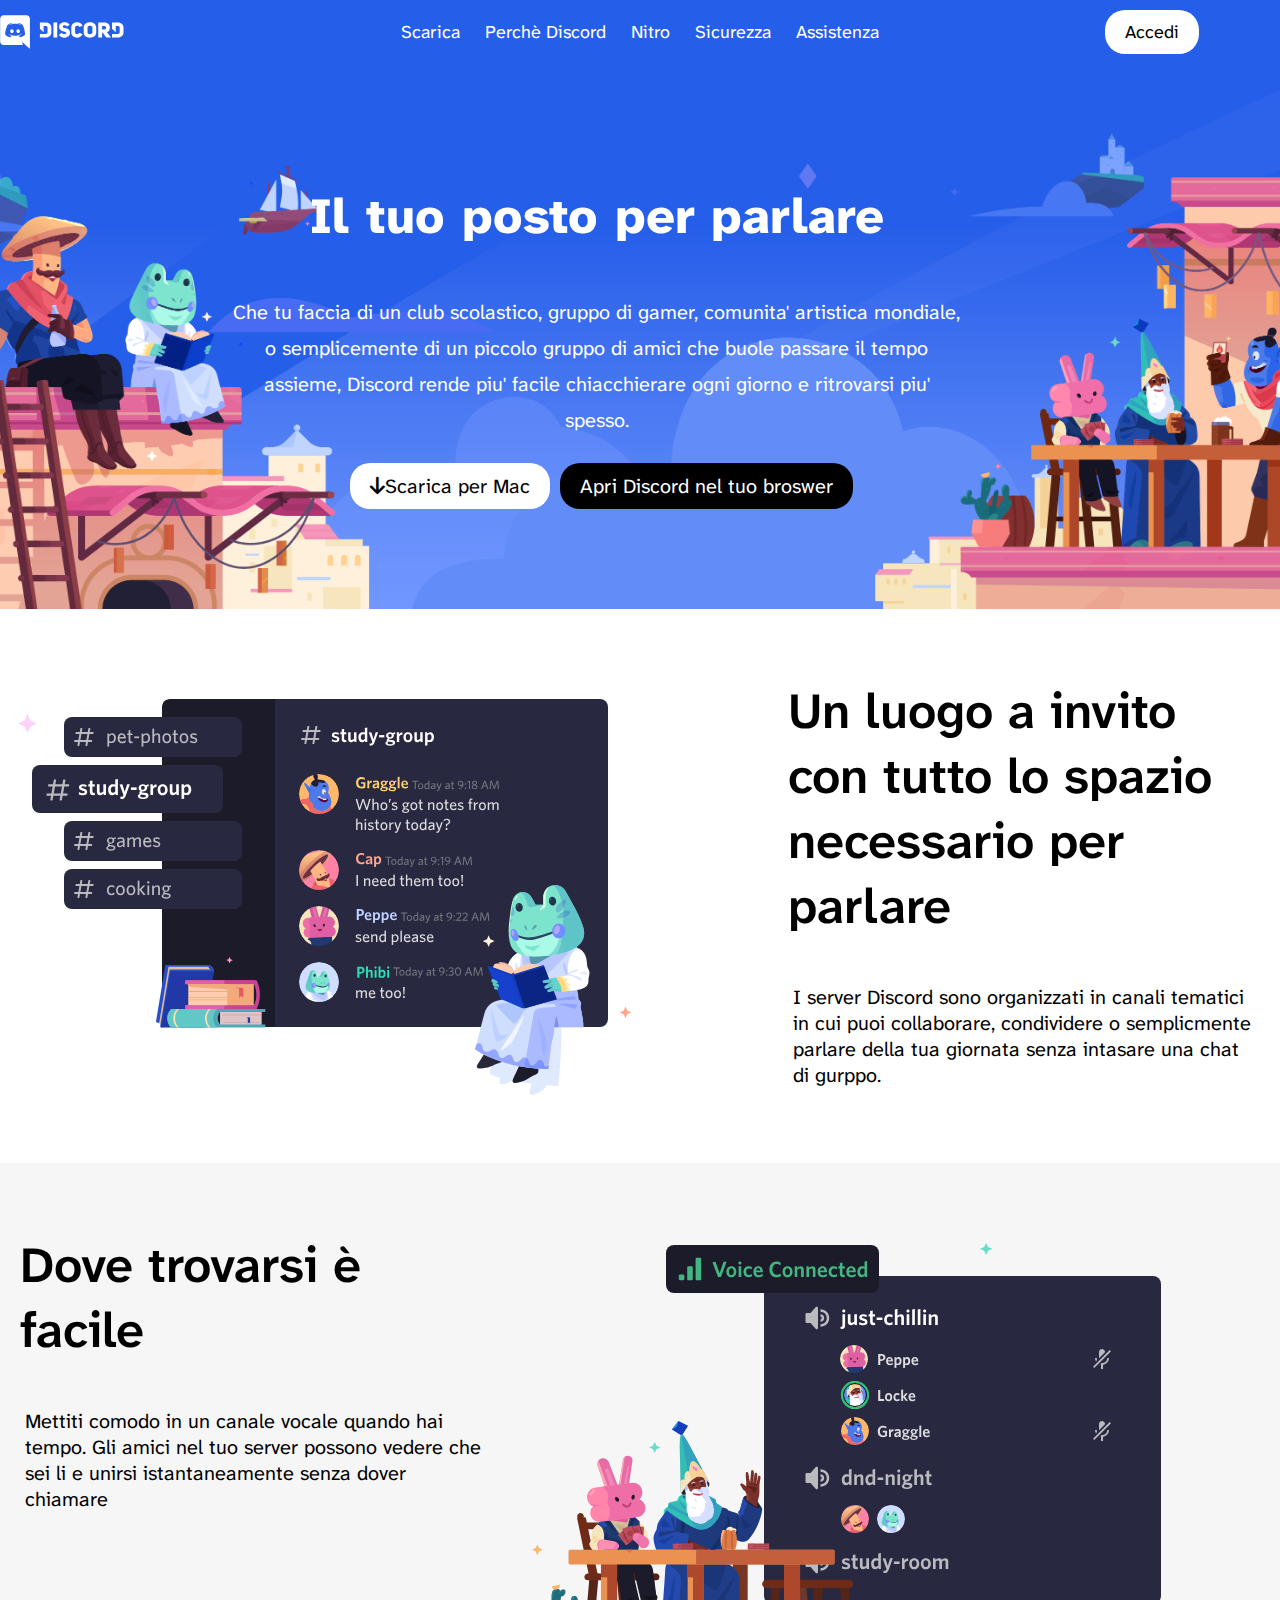
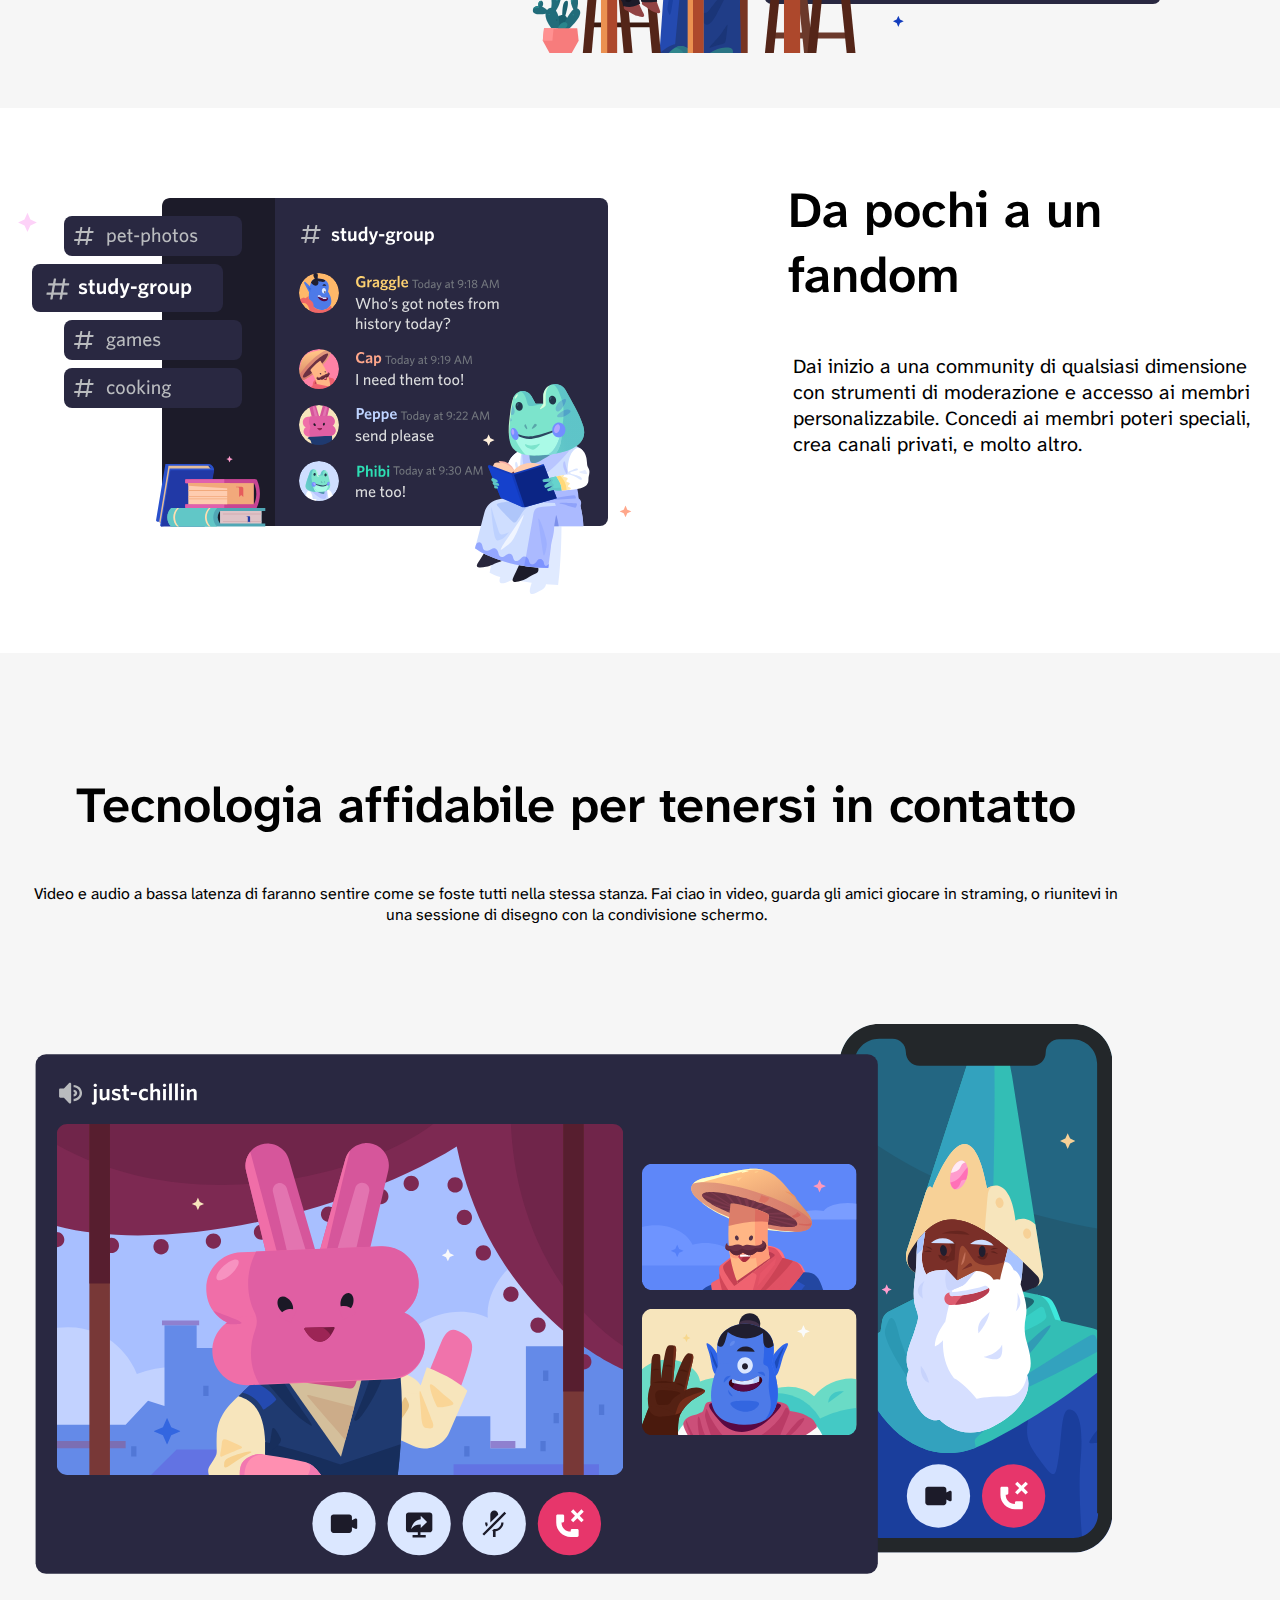
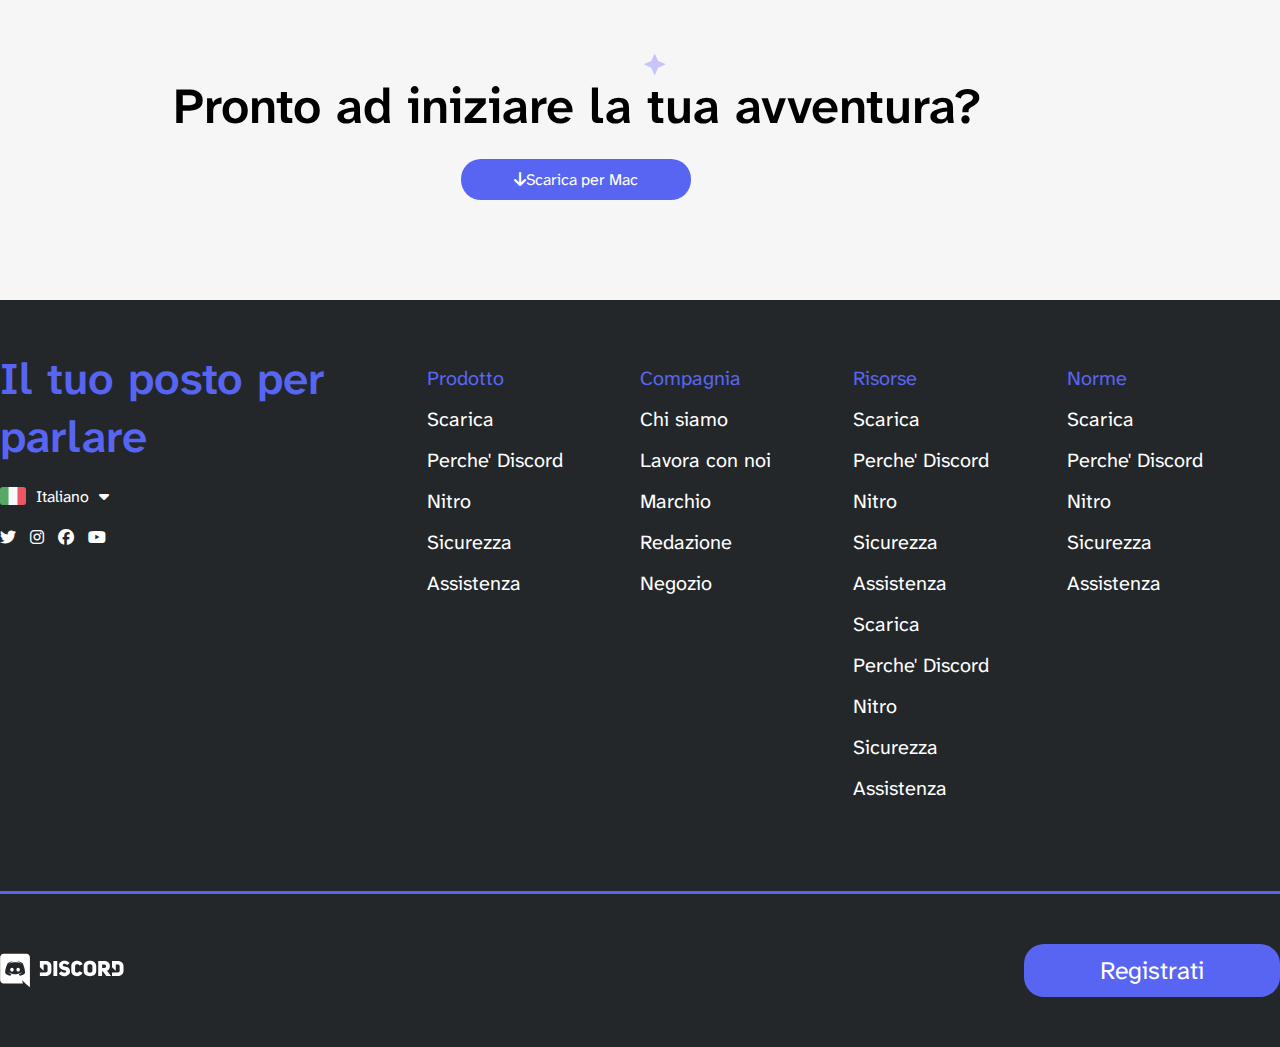
<file: index.html>
<!DOCTYPE html>
<html lang="en">
<head>
    <meta charset="UTF-8">
    <meta name="viewport" content="width=device-width, initial-scale=1.0">
    <title>Homepage | Discord</title>
    <link rel="stylesheet" href="https://cdnjs.cloudflare.com/ajax/libs/font-awesome/6.7.2/css/all.min.css" integrity="sha512-Evv84Mr4kqVGRNSgIGL/F/aIDqQb7xQ2vcrdIwxfjThSH8CSR7PBEakCr51Ck+w+/U6swU2Im1vVX0SVk9ABhg==" crossorigin="anonymous" referrerpolicy="no-referrer" />
    <link rel="preconnect" href="https://fonts.googleapis.com">
    <link rel="preconnect" href="https://fonts.gstatic.com" crossorigin>
    <link href="https://fonts.googleapis.com/css2?family=Atkinson+Hyperlegible+Next:ital,wght@0,200..800;1,200..800&family=Roboto:ital,wght@0,100..900;1,100..900&display=swap" rel="stylesheet">
    <link rel="stylesheet" href="./css/style.css">
</head>
<body>
   <header>
    <div class="container bg-blue d-flex text-white space-between align-center">
        <div class="col-20 d-flex align-center">
            <img src="./img/logo.svg" alt="">
        </div>
        <div class="col-60 text-center">
            <div class="header-content">
                <ul>
                    <li><a href="./download">Scarica</a></li>
                    <li><a href="./perche-discord">Perchè Discord</a></li>
                    <li><a href="./nitro">Nitro</a></li>
                    <li><a href="./sicurezza">Sicurezza</a></li>
                    <li><a href="./assistenza">Assistenza</a></li>
                </ul>
            </div>
            
    </div>
        <div class="col-20 d-flex justify-center">
            <div class="btn cursor-pointer btn-white"><a href="./login">Accedi</a></div>
        </div>
    </div>
   </header>
   <main>
        <div class="bg-blue jumbo">
            <div class="container-sm py-100">
                <div class="full-col  text-center tex text-white">
                    <div class="section-title font-weight-800">Il tuo posto per parlare</div>
                    <p class="section-description font-size-20 line-h-big">Che tu faccia di un club scolastico, gruppo di gamer, comunita' artistica mondiale, o semplicemente di un piccolo gruppo di amici che buole passare il tempo assieme, Discord rende piu' facile chiacchierare ogni giorno e ritrovarsi piu' spesso.</p>
                    <div class="d-flex justify-center font-size-20">
                        <div class="btn cursor-pointer btn-white mx-10"><i class="fa-solid fa-arrow-down"></i><a href="./download">Scarica per Mac</a>
                        </div>
                        <div class="btn cursor-pointer btn-black"><a href="./open-broswer">Apri Discord nel tuo broswer</a></div>
                    </div>
                </div>
            </div>
        </div>    
        <div class="container py-50 d-flex">
            <div class="col-60">
                <img src="./img/item1.svg" alt="">
            </div>
            <div class="col-40">
                <div class="section-title font-weight-600 p-18">Un luogo a invito con tutto lo spazio necessario per parlare</div>
                <div class="section-description font-size-20">I server Discord sono organizzati in canali tematici in cui puoi collaborare, condividere o semplicmente parlare della tua giornata senza intasare una chat di gurppo.</div>    
            </div>
        </div>
        <div class="bg-grey">
            <div class="container py-50 d-flex">
                <div class="col-40">
                    <div class="section-title font-weight-600 p-18">Dove trovarsi è facile</div>
                    <div class="section-description font-size-20">Mettiti comodo in un canale vocale quando hai tempo. Gli amici nel tuo server possono vedere che sei li e unirsi istantaneamente senza dover chiamare</div>    
                </div>
                <div class="col-60">
                    <img src="./img/item2.svg" alt="">
                </div>
            </div>
        </div>
        <div class="container py-50 d-flex">
            <div class="col-60">
                <img src="./img/item1.svg" alt="">
            </div>
            <div class="col-40">
                <div class="section-title font-weight-600 p-18">Da pochi a un fandom</div>
                <div class="section-description font-size-20">Dai inizio a una community di qualsiasi dimensione con strumenti di moderazione e accesso ai membri personalizzabile. Concedi ai membri poteri speciali, crea canali privati, e molto altro.</div>    
            </div>
        </div>
        
        <div class="bg-grey">
            <div class="container py-100">
                <div class="full-col text-center ">
                    <div class="content-section">
                        <div class="section-title font-weight-600">Tecnologia affidabile per tenersi in contatto</div>
                    <p class="section-description ">Video e audio a bassa latenza di faranno sentire come se foste tutti nella stessa stanza. Fai ciao in video, guarda gli amici giocare in straming, o riunitevi in una sessione di disegno con la condivisione schermo.</p>
                    </div>
                    <img class='one-col-img' src="./img/item4-big.svg" alt="" srcset="">
                </div>
                <div class="full-col text-center d-flex column-direction align-center">
                    <div class="section-title font-weight-600 px-18 pre-footer">Pronto ad iniziare la tua avventura?</div>
                    <div class="btn cursor-pointer btn-blue col-20 text"><i class="fa-solid fa-arrow-down"></i><a href="./download">Scarica per Mac</a></div>
                </div>
            </div>
        </div>
        
   </main>
   <div class="bg-dark">
    <div class="container py-50 d-flex text-white">
        <div class="col-40">
            <div class="content">
                <div class="footer-title">Il tuo posto per parlare</div>
                <div class="language d-flex align-center mr-30 mt-20">
                    <img class="img-flag mr-10 inline-block" src="./img/ita.png" alt="">
                    <div class="mr-10">Italiano</div>
                    <i class="inline-block fa-solid fa-caret-down "></i>
                </div>
                <div class="icons mt-20 cursor-pointer">
                    <a href="twitter.com/discord"><i class="fa-brands fa-twitter mr-10"></i></a>
                    <a href="instagram.com/discord"><i class="fa-brands fa-instagram mr-10"></i></a>
                    <a href="facebook.com/discord"><i class="fa-brands fa-facebook mr-10"></i></a>
                    <a href="youtube.com/discord"><i class="fa-brands fa-youtube mr-10"></i></a>
                </div>
            </div>
        </div>
        <div class="col-20">
            <ul class="menu-column">
                <li class="menu-item"><a href="./prodotto">Prodotto</a></li>
                <li class="menu-item"><a href="./download">Scarica</a></li>
                <li class="menu-item"><a href="./perche-discord">Perche' Discord</a></li>
                <li class="menu-item"><a href="./nitro">Nitro</a></li>
                <li class="menu-item"><a href="./sicurezza">Sicurezza</a></li>
                <li class="menu-item"><a href="./assistenza">Assistenza</a></li>
            </ul>
        </div>
        <div class="col-20">
            <ul class="menu-column">
                <li class="menu-item"><a href="./compagnia">Compagnia</a></li>
                <li class="menu-item"><a href="./chi-siamo">Chi siamo</a></li>
                <li class="menu-item"><a href="./careers">Lavora con noi</a></li>
                <li class="menu-item"><a href="./marchio">Marchio</a></li>
                <li class="menu-item"><a href="./redazione">Redazione</a></li>
                <li class="menu-item"><a href="./shop">Negozio</a></li>
            </ul>
        </div>
        <div class="col-20">
            <ul class="menu-column">
                <li class="menu-item"><a href="./risorse">Risorse</a></li>
                <li class="menu-item"><a href="./download">Scarica</a></li>
                <li class="menu-item"><a href="./perche-discord">Perche' Discord</a></li>
                <li class="menu-item"><a href="./nitro">Nitro</a></li>
                <li class="menu-item"><a href="./sicurezza">Sicurezza</a></li>
                <li class="menu-item"><a href="./assistenza">Assistenza</a></li>
                <li class="menu-item"><a href="./download">Scarica</a></li>
                <li class="menu-item"><a href="./perche-discord">Perche' Discord</a></li>
                <li class="menu-item"><a href="./nitro">Nitro</a></li>
                <li class="menu-item"><a href="./sicurezza">Sicurezza</a></li>
                <li class="menu-item"><a href="./assistenza">Assistenza</a></li>
            </ul>
        </div>
        <div class="col-20">
            <ul class="menu-column">
                <li class="menu-item"><a href="./norme">Norme</a></li>
                <li class="menu-item"><a href="./download">Scarica</a></li>
                <li class="menu-item"><a href="./perche-discord">Perche' Discord</a></li>
                <li class="menu-item"><a href="./nitro">Nitro</a></li>
                <li class="menu-item"><a href="./sicurezza">Sicurezza</a></li>
                <li class="menu-item"><a href="./assistenza">Assistenza</a></li>
            </ul>
        </div>
    </div>
</div>
   <footer class="bg-dark ">
    <div class="container py-50 mt-blue">
        <div class=" d-flex space-between">
            <img src="./img/logo.svg" alt="">
            <div class="btn-footer btn-blue col-20 text-center">
                <a href="./sign-up">Registrati</a>
            </div>
        </div>
   </footer>
</body>
</html>
</file>
<file: css/style.css>
*{
    padding: 0;
    margin: 0;
    box-sizing: border-box;
    font-family: "Atkinson Hyperlegible Next", serif;
}

header{
    padding: 10px 0;
    background-color: #255EE9;
    font-size: 18px;
}

footer{
    padding: 25px 0 0 0;
    font-size: 25px;
}

.container{
    margin: 0 auto;
    max-width: 1350px;
}

.container-sm{
    max-width: 870px;
    margin: 0 auto;
    display: flex; 
}

a{
    text-decoration: none;
    color: inherit;
}

.d-flex{
    display: flex;
}

.inline-block{
    display: inline-block;
}

.column-direction{
    flex-direction: column
}

.space-between{
    justify-content: space-between;
}

.space-around{
    justify-content: space-around;
}

.justify-center{
    justify-content: center;
}

.align-center{
    align-items: center;
}

.header-content ul{
    list-style: none;
    margin: 0 10px;
}

.header-content ul li{
    display: inline-block;
    margin: 0 10px;
    transition: all 0.5s ease-out;
}

/* Utility */
.bg-yellow{
    background-color: #DAA51E;
}

.bg-blue{
    background-color: #255EE9;
}

.bg-blue1{
    background-color: #1E90FF;
}

.bg-lightblue{
    background-color: #20B3AA;
}

.bg-lightblue1{
    background-color: #7FFFD4;
}

.bg-pink{
    background-color: #EF82ED;
}

.bg-pink1{
    background-color: #FFC0CA;
}

.bg-pink2{
    background-color: #FFB4C7;
}

.bg-pink2{
    background-color: #F08180;
}

.bg-grey{
    background-color: #F6F6F6;
}

.bg-green{
    background-color: #218B21;
}

.bg-dark{
    background-color: #23272A;
}


.full-col{
    width: 90%;
}

.flex-grow-2{
    flex-grow: 2;
}

.flex-grow-1{
    flex-grow: 1;
}


.col-10{
    width: 10%;
}

.col-20{
    width: 20%;
}

.col-15{
    width: 15%;
}

.col-40{
    width: 40%;
}

.col-60{
    width: 60%; 
}

.col-75{
    width: 75%; 
}


.dashed{
    border: 3px dashed black;
}

.dashed-white{
    border: 3px dashed white;
}

.bored{
    border: 1px solid red;
}

.mt-blue{
    border-top: 3px solid #5865F2;
}

.text-center{
    text-align: center;
}

.text-right{
    text-align: right;
}


.h-350{
    min-height: 350px;
}

.h-500{
    min-height: 500px;
}

.h-800{
    min-height: 800px;
}

.py-50{
    padding: 50px 0;
}

.py-100{
    padding: 100px 0;
}

.py-20{
    padding: 20px 0;
}

.p-8{
    padding: 8px;
}

.p-18{
    padding: 18px;
}

.px-18{
    padding: 0 18px;
}

.m-50{
    margin: 50px auto;
}

.mr-10{
    margin-right: 10px;
}

.m-250{
    margin: 250px auto;
}

.mt-3{
    margin-top: 3px
}

.mt-20{
    margin-top: 20px
}

.my-30{
    margin: 30px 0;
}

.mx-10{
    margin: 0 10px;
}

.mx-100{
    margin: 0 100px;
}

.text-white{
    color: white;
}

.text-discord{
    color: #5865F2;
    font-size: 25px;
}

.btn{
    border-radius: 20px;
    padding: 10px 20px;
    transition: all 0.5s ease-out;
}

.btn-footer{
    border-radius: 20px;
    padding: 10px;
}

.btn-white{
    background: #fff;
    color: #000;
}

.btn-black{
    background: #000;
    color: #fff;
}

.btn-blue{
    background-color: #5865F2;
    color: #fff;
}

.font-size-20{
    font-size: 20px;
}

.font-weight-800{
    font-weight: 800;
}

.font-weight-600{
    font-weight: 600;
}

.line-h-big{
    line-height: 1.8;
}

.section-title{
    font-size: 50px;
    padding: 20px;
}

.section-description{
    padding: 25px;
}

/* Section Jumbo */
.jumbo{
    background-image: url('../img/jumbo.png');
    background-size: cover;
    background-position: center;
    background-repeat: no-repeat;
}

.one-col-img{
    width: 100%;
}

.pre-footer{
    background-image: url('../img/stars.svg');
    background-size: cover;
    background-position: center;
    background-repeat: no-repeat;
}

/* Footer */
.footer-title{
    font-size: 45px;
    color: #5865F2;
    font-weight: 600;
}

.img-flag{
    width: 6%;
}

.menu-column {
    list-style: none;
    padding: 0;
    margin: 0;
    font-size: 20px;
}

.menu-column li{
    margin: 15px 0;
}

.menu-column li:first-child{
    color: #5865F2;
}

.menu-column li{
    transition: all 0.5s ease-out;
}

.icons i{
    transition: all 0.5s ease-out;
}

/* Hover -- BONUS */

.cursor-pointer{
    cursor: pointer;
}

.header-content ul li:hover{
    color: #000;
}

.col-20 ul li:hover{
    color: #5865F2;
}

.menu-column li:first-child:hover{
    color: #fff;
}

.icons i:hover{
    color: #5865F2;
}

.btn-white:hover{
    background: #000;
    color: #5865F2
}

.btn-black:hover{
    background: #fff;
    color: #5865F2;
}

.btn-blue:hover{
    background-color: #000;
    color: #5865F2;
}

a.active{
    color: gold
}

.img-jumbo2{

}

.jumbo2 img {
    width: 80%;
}

.bg-dark{
    background-color: #23272A;
}

.article-title{
    font-size: 50px;
    margin-bottom: 10px;
}

.profile-pic img{
    width: 80%;
}

.article-text{
    line-height: 1.5;
    font-size: 25px;
    font-weight: 200;

}

.article-heading{
    padding: 20px;
}

.article-highlight {
    font-size: 24px;
    font-weight: 700;
    color: #5865F2;
}

.special-paragraph {
    padding-left: 20px;
    margin: 18px 0;
  }
  
  .special-paragraph::before {
    content: "—";
    color: #5865f2;
  }

  .article-text img{
    width: 30%;
  }

.sidebar ul{
    list-style: none;
}

.sidebar ul li{
    margin-top: 10px;
}

.sidebar ul li:hover{
    color: #5865f2;
    text-decoration: underline;
}

.border-right{
    border-right: 2px solid #5865f2; 
}
</file>
